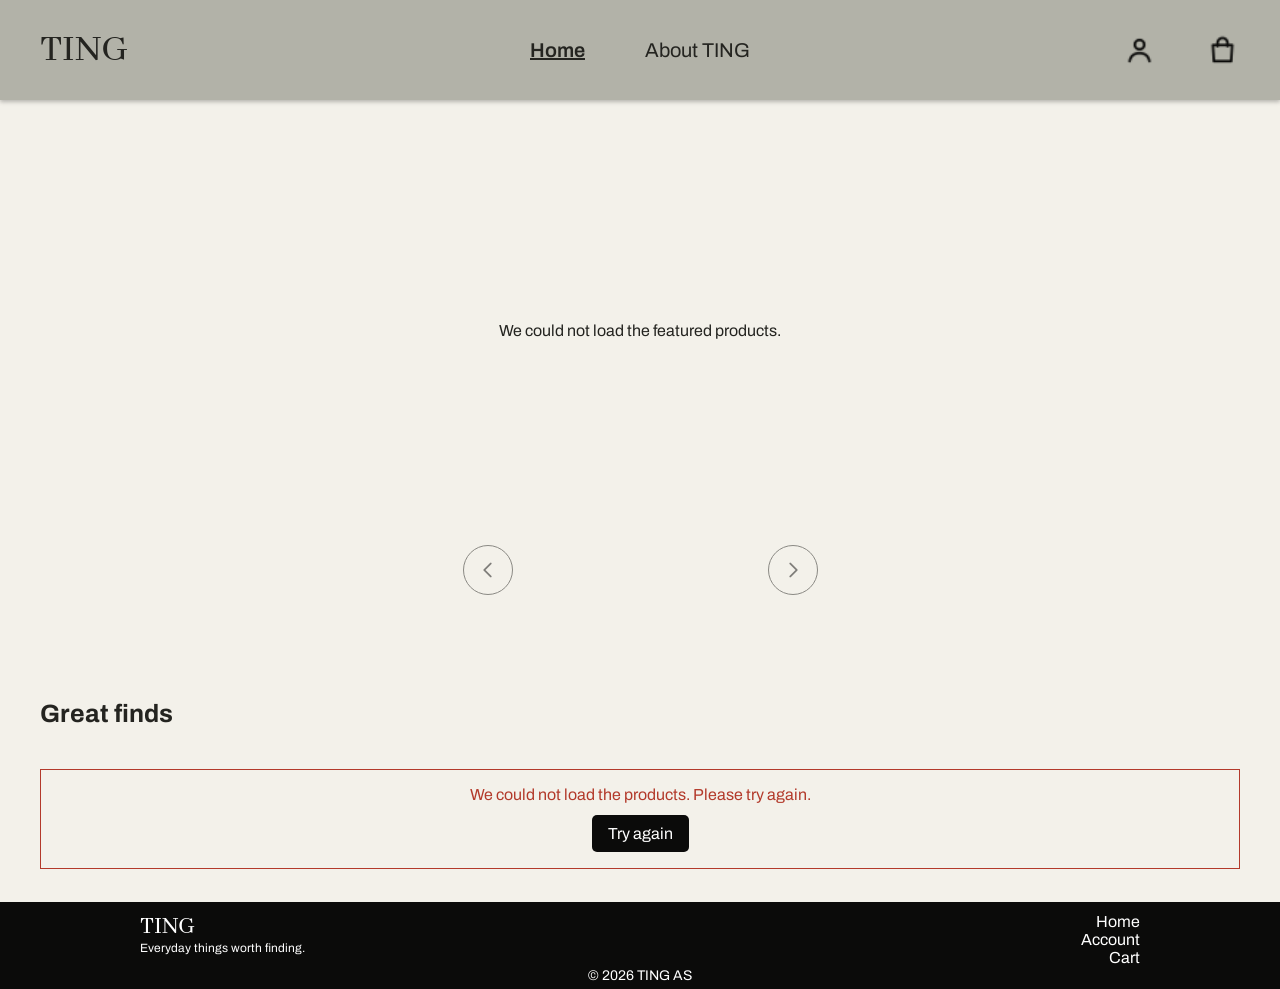
<file: index.html>
<!DOCTYPE html>
<html lang="en">
  <head>
    <meta charset="UTF-8"/>
    <meta name="viewport" content="width=device-width, initial-scale=1.0"/>
    <meta name="description" content="Discover useful, giftable and distinctive products from TING."/>
    <meta name="referrer" content="strict-origin-when-cross-origin" />

    <title>Home | TING</title>

    <link rel="stylesheet" href="./src/css/styles.css" />
    <script type="module" src="./src/js/pages/home.js"></script>
  </head>

    <body data-page="home">
    <a class="skip-link" href="#main-content">Skip to main content</a>

    <header id="site-header" class="site-header"></header>

        <main id="main-content">
            <h1 class="visually-hidden">Products from TING</h1>

            <section class="featured-products" aria-labelledby="featured-heading">
                <h2 id="featured-heading" class="visually-hidden">Featured products</h2>

                <div id="product-carousel" class="carousel" aria-label="Featured products">
                    <div id="carousel-content" class="carousel__content" aria-live="polite">
                        <p class="loading-message">Loading featured products...</p>
                    </div>

                    <div class="carousel__navigation">
                        <button id="carousel-previous" class="carousel__button" type="button" aria-label="Show previous featured product" disabled>
                            <img src="./assets/icons/24px/chevron-left.png" alt="" width="24" height="24"/>
                        </button>

                        <div id="carousel-indicators" class="carousel__indicators" aria-label="Featured product position"></div>

                        <button id="carousel-next" class="carousel__button" type="button" aria-label="Show next featured product" disabled>
                            <img src="./assets/icons/24px/chevron-right.png" alt="" width="24" height="24"/>
                        </button>
                    </div>
                </div>
            </section>

            <section class="product-section" aria-labelledby="product-heading">
                <div class="product-section__header">
                    <h2 id="product-heading">Great finds</h2>
                    <p id="product-count" class="product-count"></p>
                </div>

                <p id="products-status" class="status-message" role="status">Loading products...</p>

                <div id="products-error" class="error-message" role="alert" hidden>
                    <p>We could not load the products. Please try again.</p>
                    <button id="retry-products" type="button">Try again</button>
                </div>

                <p id="products-empty" class="empty-message" hidden>No products are currently available</p>

                <ul id="product-list" class="product-grid" aria-label="Available products"></ul>
            </section>
        </main>

        <footer id="site-footer" class="site-footer"></footer>
    </body>
</html>
</file>
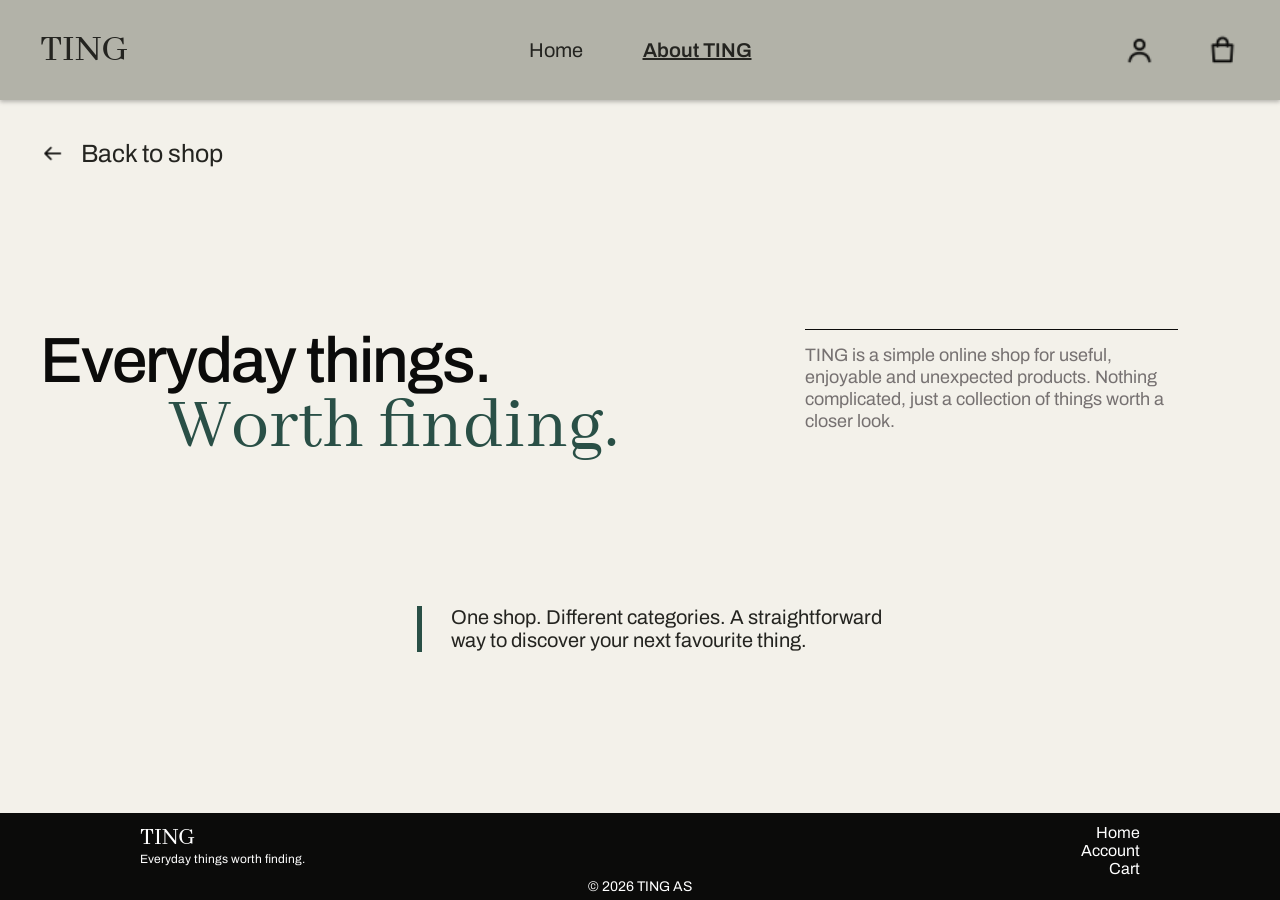
<file: about/index.html>
<!DOCTYPE html>
<html lang="en">
  <head>
    <meta charset="UTF-8">
    <meta name="viewport" content="width=device-width, initial-scale=1.0">
    <meta name="description" content="Learn more about TING and our collection of useful, enjoyable and unexpected products.">
    <meta name="referrer" content="strict-origin-when-cross-origin">

    <title>About TING | TING</title>

    <link rel="stylesheet" href="../src/css/styles.css">
    <script type="module" src="../src/js/pages/about.js"></script>
  </head>

  <body data-page="about">
    <a class="skip-link" href="#main-content">Skip to main content</a>

    <header id="site-header" class="site-header"></header>

    <main id="main-content" class="about-page">
      <div class="about-page__inner">
        <a class="about-page__back-link" href="../index.html">
          <img src="../assets/icons/24px/arrow-right.png" alt="" width="24" height="24">
          <span class="about-page__back-mobile">Home</span>
          <span class="about-page__back-desktop">Back to shop</span>
        </a>

        <div class="about-page__content">
            <section class="about-page__hero" aria-labelledby="about-heading">
                <h1 id="about-heading" class="about-page__heading">
                <span class="about-page__heading-main">Everyday things.</span>
                <span class="about-page__heading-accent">Worth finding.</span>
                </h1>

                <div class="about-page__introduction">
                <p>
                    TING is a simple online shop for useful, enjoyable and unexpected products.
                    Nothing complicated, just a collection of things worth a closer look.
                </p>
                </div>
            </section>

            <div class="about-page__statement">
                <p>
                One shop. Different categories. A straightforward way to discover your next
                favourite thing.
                </p>
            </div>
        </div>
      </div>
    </main>

    <footer id="site-footer" class="site-footer"></footer>
  </body>
</html>
</file>
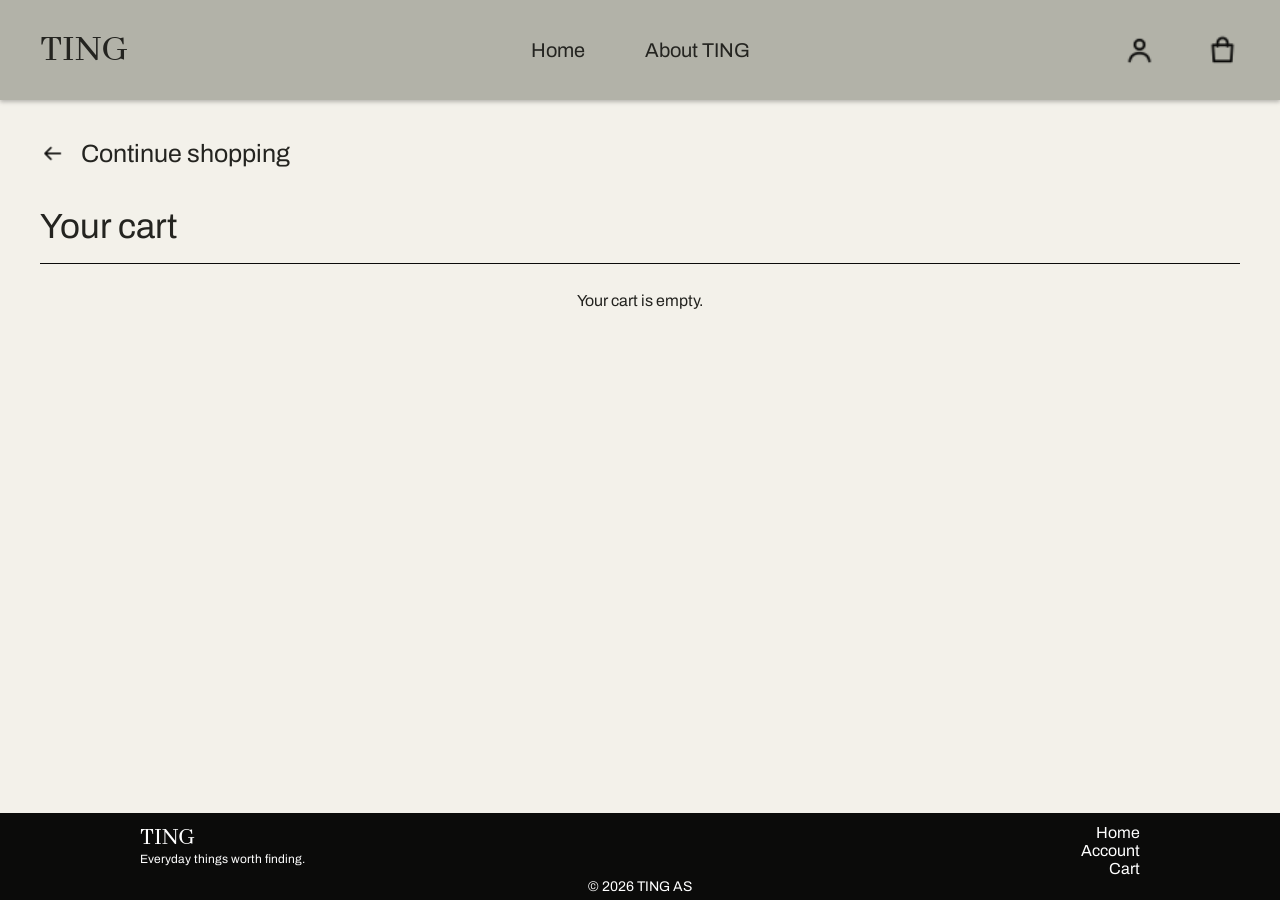
<file: cart/index.html>
<!DOCTYPE html>
<html lang="en">
  <head>
    <meta charset="UTF-8">
    <meta name="viewport" content="width=device-width, initial-scale=1.0">
    <meta name="description" content="Review the products in your TING shopping cart and proceed to checkout.">
    <meta name="referrer" content="strict-origin-when-cross-origin">

    <title>Shopping cart | TING</title>

    <link rel="stylesheet" href="../src/css/styles.css">
    <script type="module" src="../src/js/pages/cart.js"></script>
  </head>

  <body data-page="cart">
    <a class="skip-link" href="#main-content">Skip to main content</a>

    <header id="site-header" class="site-header"></header>

    <main id="main-content" class="cart-page">
      <div class="cart-page__inner">
        <a class="cart-page__back-link" href="../index.html">
          <img src="../assets/icons/24px/arrow-right.png" alt="" width="24" height="24">
          <span class="cart-page__back-mobile">Home</span>
          <span class="cart-page__back-desktop">Continue shopping</span>
        </a>

        <section class="cart-page__content" aria-labelledby="cart-heading">
          <div class="cart-page__heading">
            <h1 id="cart-heading">Your cart<span id="cart-heading-count" class="cart-page__heading-count"></span></h1>
            <button id="clear-cart-button" class="cart-page__clear-button" type="button" hidden>Clear cart</button>
          </div>

          <p id="cart-status" class="cart-page__status" aria-live="polite" aria-atomic="true">Loading your cart...</p>

          <div id="cart-layout" class="cart-page__layout" hidden>
            <div class="cart-page__items-column">
              <ul id="cart-list" class="cart-page__items" aria-label="Products in your cart"></ul>
              <p id="cart-feedback" class="cart-page__feedback" aria-live="polite" aria-atomic="true" hidden></p>
            </div>

            <aside class="cart-summary" aria-labelledby="cart-summary-heading">
              <h2 id="cart-summary-heading">Order summary</h2>

              <dl class="cart-summary__details">
                <div class="cart-summary__row">
                  <dt>Products</dt>
                  <dd id="cart-products-total"></dd>
                </div>

                <div id="cart-savings-row" class="cart-summary__row">
                  <dt>You save</dt>
                  <dd id="cart-savings"></dd>
                </div>

                <div class="cart-summary__row cart-summary__total">
                  <dt>Total</dt>
                  <dd id="cart-total"></dd>
                </div>
              </dl>

              <a class="button cart-summary__checkout-button" href="../checkout/index.html">Proceed to checkout</a>
            </aside>
          </div>

          <a class="cart-page__continue-link" href="../index.html">Continue shopping</a>
        </section>
      </div>
    </main>

    <footer id="site-footer" class="site-footer"></footer>
  </body>
</html>
</file>
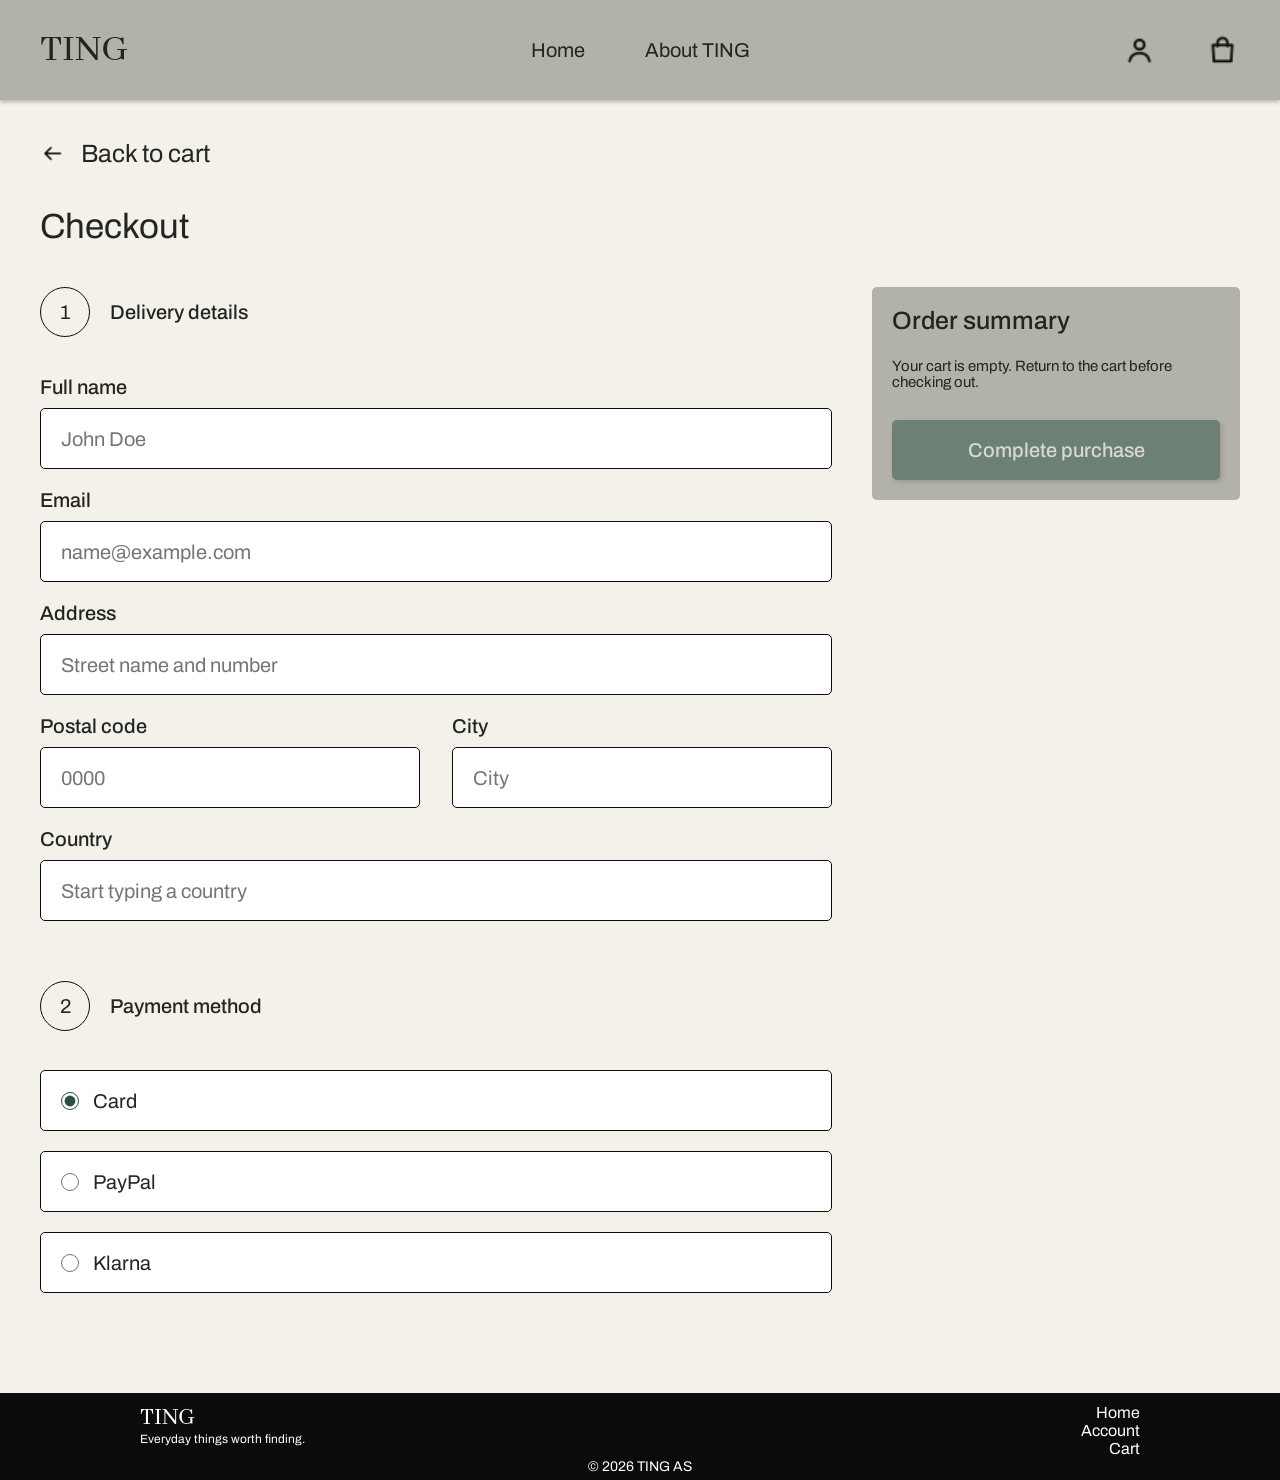
<file: checkout/index.html>
<!DOCTYPE html>
<html lang="en">
  <head>
    <meta charset="UTF-8">
    <meta name="viewport" content="width=device-width, initial-scale=1.0">
    <meta name="description" content="Enter your delivery details and complete your purchase from TING.">
    <meta name="referrer" content="strict-origin-when-cross-origin">

    <title>Checkout | TING</title>

    <link rel="stylesheet" href="../src/css/styles.css">
    <script type="module" src="../src/js/pages/checkout.js"></script>
  </head>

  <body data-page="checkout">
    <a class="skip-link" href="#main-content">Skip to main content</a>

    <header id="site-header" class="site-header"></header>

    <main id="main-content" class="checkout-page">
      <div class="checkout-page__inner">
        <a class="checkout-page__back-link" href="../cart/index.html">
          <img src="../assets/icons/24px/arrow-right.png" alt="" width="24" height="24">
          <span>Back to cart</span>
        </a>

        <h1>Checkout</h1>

        <form id="checkout-form" class="checkout-page__layout">
          <aside class="checkout-summary" aria-labelledby="checkout-summary-heading">
            <h2 id="checkout-summary-heading">Order summary</h2>

            <p id="checkout-summary-status" class="checkout-summary__status" aria-live="polite">Loading order summary...</p>

            <ul id="checkout-summary-products" class="checkout-summary__products" aria-label="Products in your order" hidden></ul>

            <dl id="checkout-summary-totals" class="checkout-summary__totals" hidden>
              <div class="checkout-summary__total-row">
                <dt>Total</dt>
                <dd id="checkout-total"></dd>
              </div>
            </dl>

            <div class="checkout-summary__desktop-action">
              <button class="button checkout-page__desktop-submit" type="submit" disabled>Complete purchase</button>
            </div>
          </aside>

          <div class="checkout-page__form-column">
            <fieldset class="checkout-section checkout-section--delivery">
              <legend class="checkout-section__heading">
                <span class="checkout-section__number" aria-hidden="true">1</span>
                <span>Delivery details</span>
              </legend>

              <div class="checkout-field">
                <label for="full-name">Full name</label>
                <input id="full-name" name="fullName" type="text" autocomplete="name" placeholder="John Doe" required>
              </div>

              <div class="checkout-field">
                <label for="checkout-email">Email</label>
                <input id="checkout-email" name="email" type="email" autocomplete="email" placeholder="name@example.com" required>
              </div>

              <div class="checkout-field">
                <label for="address">Address</label>
                <input id="address" name="address" type="text" autocomplete="street-address" placeholder="Street name and number" required>
              </div>

              <div class="checkout-field-row">
                <div class="checkout-field">
                  <label for="postal-code">Postal code</label>
                  <input id="postal-code" name="postalCode" type="text" autocomplete="postal-code" placeholder="0000" required>
                </div>

                <div class="checkout-field">
                  <label for="city">City</label>
                  <input id="city" name="city" type="text" autocomplete="address-level2" placeholder="City" required>
                </div>
              </div>

              <div class="checkout-field">
                <label for="country">Country</label>
                <input id="country" name="country" type="text" list="country-options" autocomplete="country-name" placeholder="Start typing a country" required>
                <datalist id="country-options"></datalist>
              </div>
            </fieldset>

            <fieldset class="checkout-section checkout-section--payment">
              <legend class="checkout-section__heading">
                <span class="checkout-section__number" aria-hidden="true">2</span>
                <span>Payment method</span>
              </legend>

              <label class="checkout-payment-option">
                <input name="paymentMethod" type="radio" value="card" required checked>
                <span>Card</span>
              </label>

              <label class="checkout-payment-option">
                <input name="paymentMethod" type="radio" value="paypal">
                <span>PayPal</span>
              </label>

              <label class="checkout-payment-option">
                <input name="paymentMethod" type="radio" value="klarna">
                <span>Klarna</span>
              </label>
            </fieldset>

            <button class="button checkout-page__mobile-submit" type="submit" disabled>
              Complete purchase - <span id="checkout-mobile-total"></span>
            </button>

            <p id="checkout-form-status" class="checkout-page__form-status" aria-live="polite" aria-atomic="true"></p>
          </div>
        </form>
      </div>
    </main>

    <footer id="site-footer" class="site-footer"></footer>
  </body>
</html>
</file>
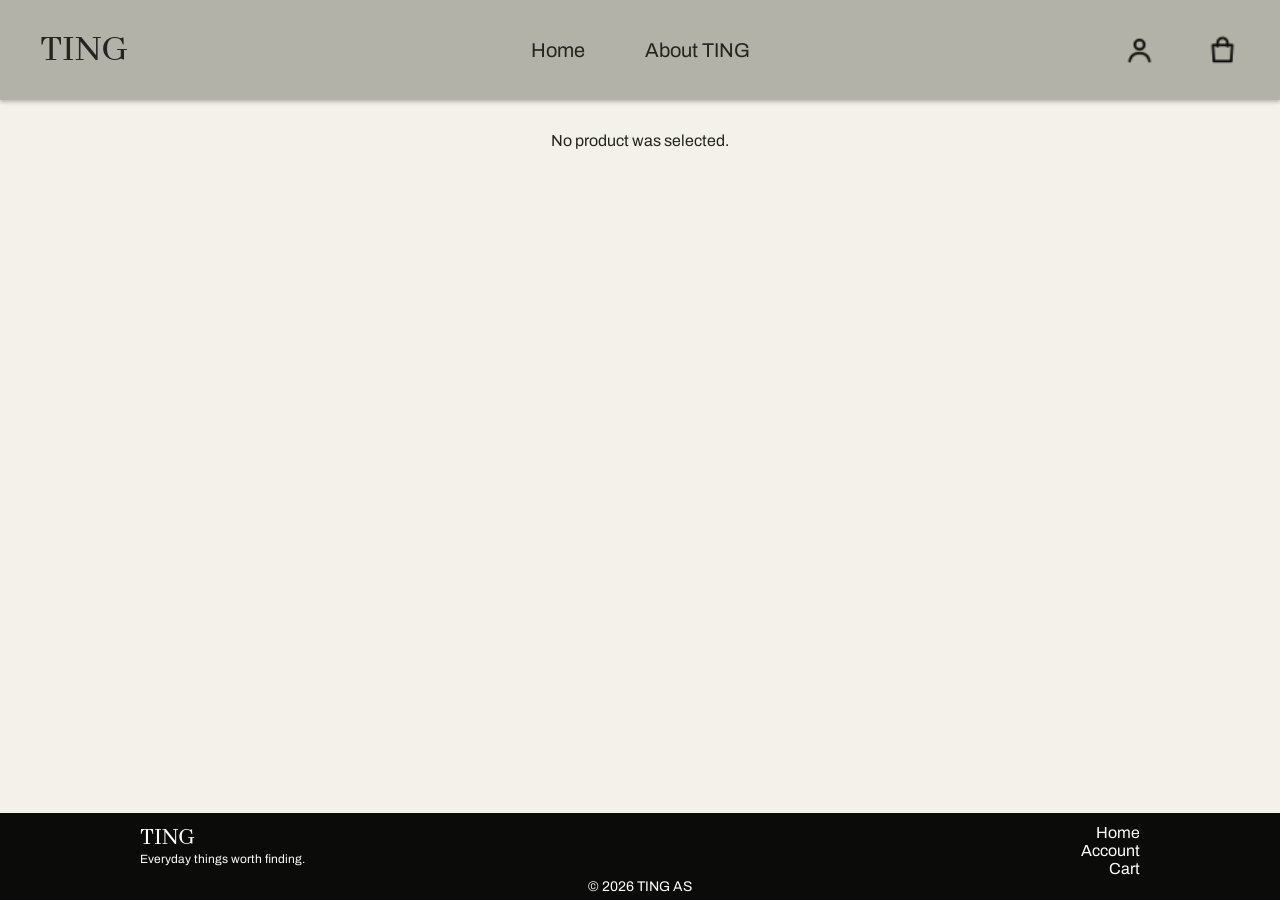
<file: product/index.html>
<!DOCTYPE html>
<html lang="en">
  <head>
    <meta charset="UTF-8"/>
    <meta name="viewport" content="width=device-width, initial-scale=1.0"/>
    <meta name="description" content="View product information, price and reviews at TING."/>
    <meta name="referrer" content="strict-origin-when-cross-origin" />

    <title>Product | TING</title>

    <link rel="stylesheet" href="../src/css/styles.css" />
    <script type="module" src="../src/js/pages/product.js"></script>
  </head>

    <body data-page="product">
        <a class="skip-link" href="#main-content">Skip to main content</a>

        <header id="site-header" class="site-header"></header>

        <main id="main-content">
            <p id="product-status" aria-live="polite">Loading product...</p>

            <article id="product-details"></article>
        </main>

        <footer id="site-footer" class="site-footer"></footer>
    </body>
</html>
</file>
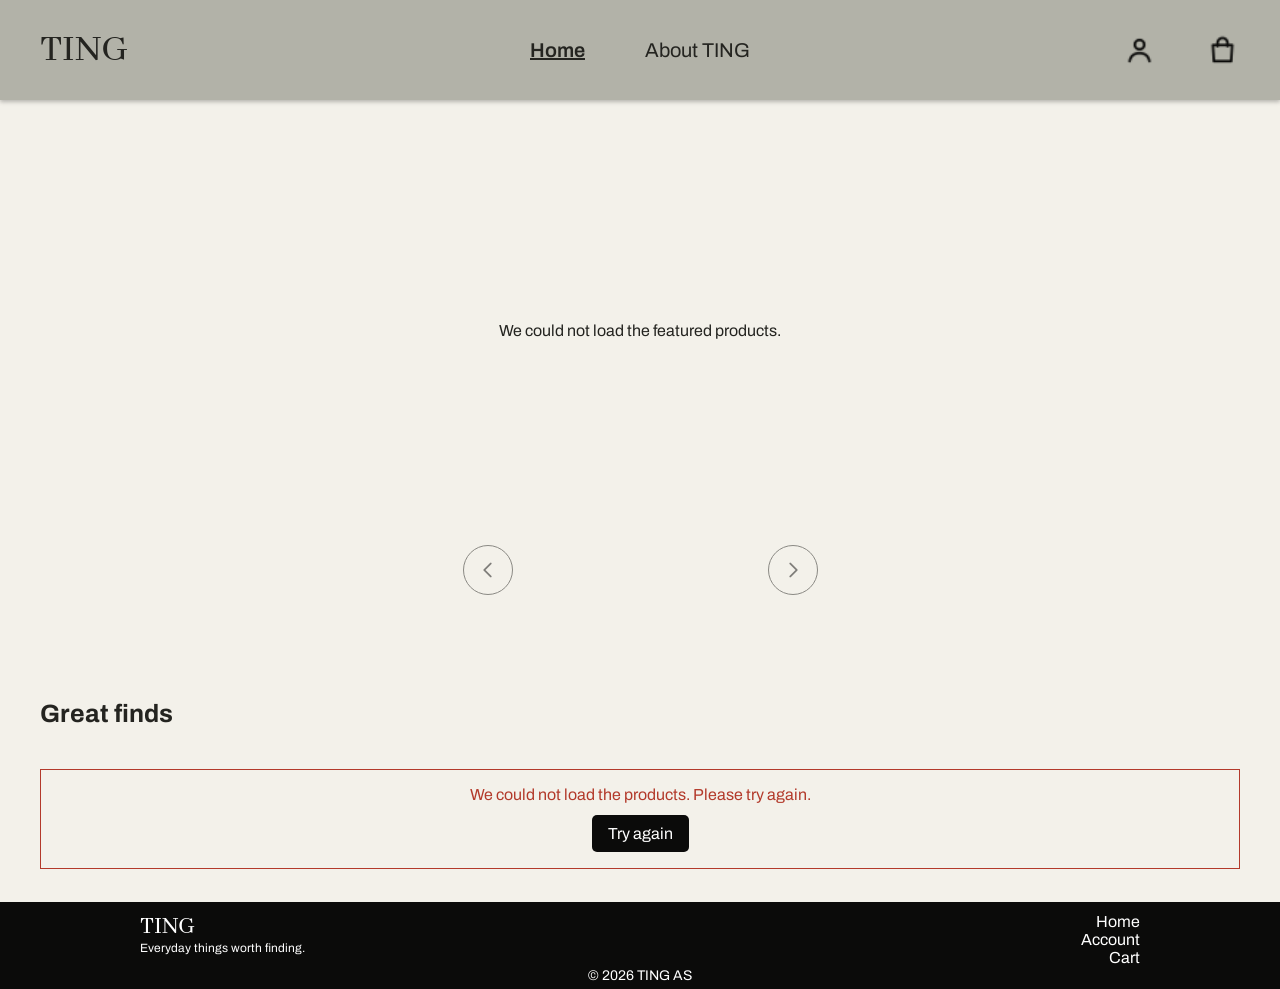
<file: success/index.html>
<!DOCTYPE html>
<html lang="en">
  <head>
    <meta charset="UTF-8">
    <meta name="viewport" content="width=device-width, initial-scale=1.0">
    <meta name="description" content="Your purchase from TING has been completed successfully.">
    <meta name="referrer" content="strict-origin-when-cross-origin">

    <title>Purchase complete | TING</title>

    <link rel="stylesheet" href="../src/css/styles.css">
    <script type="module" src="../src/js/pages/success.js"></script>
  </head>

  <body data-page="success">
    <a class="skip-link" href="#main-content">Skip to main content</a>

    <header id="site-header" class="site-header"></header>

    <main id="main-content" class="success-page">
      <section class="success-page__content" aria-labelledby="success-heading">
        <div class="success-page__icon" aria-hidden="true">
          <img src="../assets/icons/128px/check.png" alt="" width="128" height="128">
        </div>

        <h1 id="success-heading">Purchase complete</h1>

        <p class="success-page__message">
          Thank you for shopping with TING.<br>
          Your cart is now empty.
        </p>

        <a class="button success-page__home-button" href="../index.html">Go to home page</a>
      </section>
    </main>

    <footer id="site-footer" class="site-footer"></footer>
  </body>
</html>
</file>
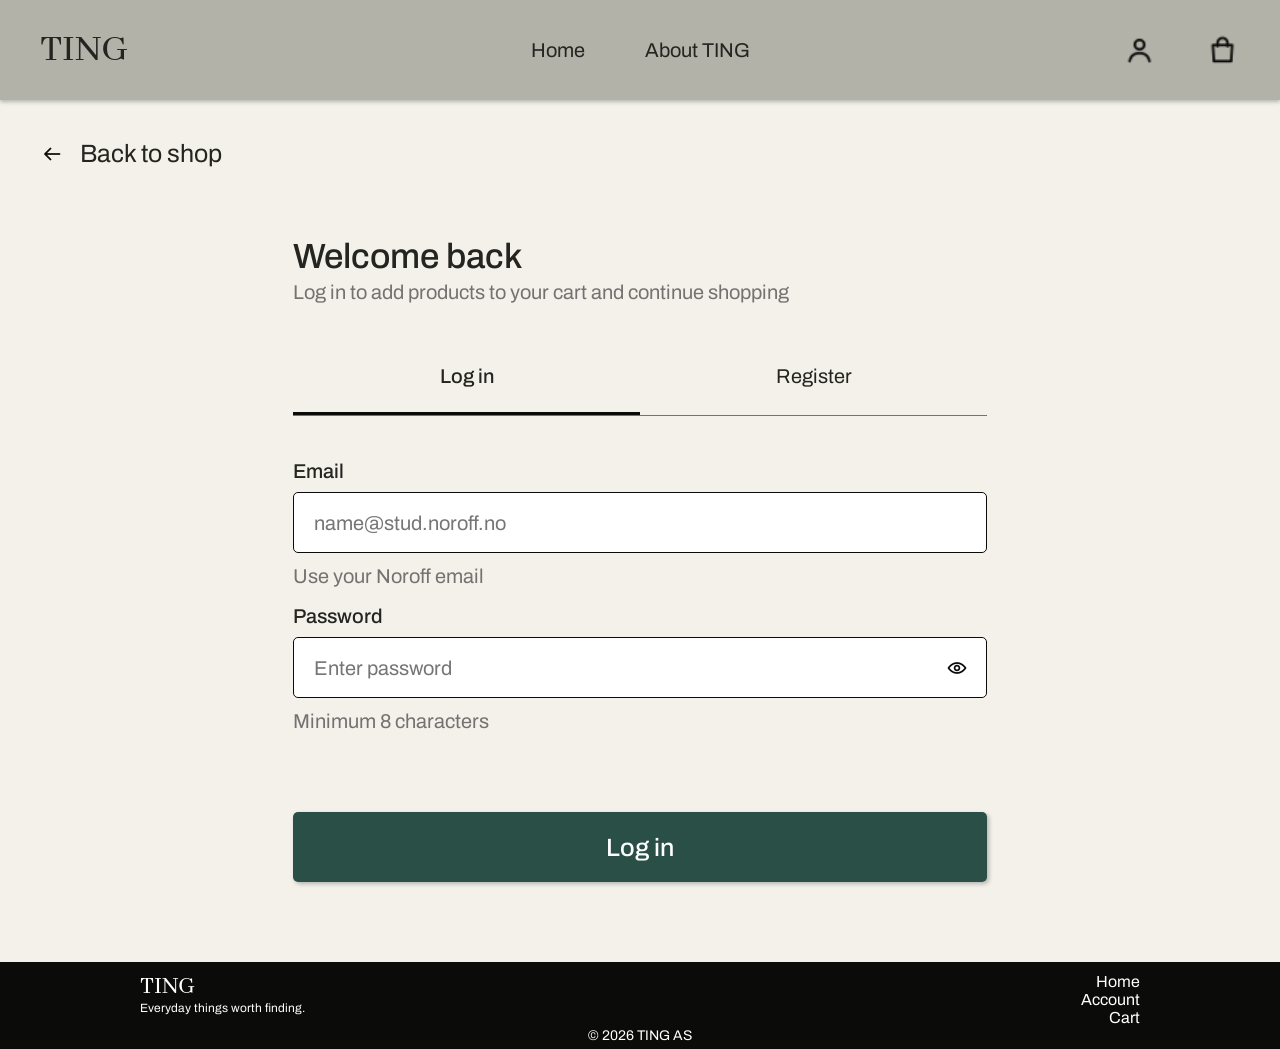
<file: account/login.html>
<!DOCTYPE html>
<html lang="en">
  <head>
    <meta charset="UTF-8"/>
    <meta name="viewport" content="width=device-width, initial-scale=1.0"/>
    <meta name="description" content="Log in to your TING account to purchase products."/>
    <meta name="referrer" content="strict-origin-when-cross-origin"/>

    <title>Log in | TING</title>

    <link rel="stylesheet" href="../src/css/styles.css"/>
    <script type="module" src="../src/js/pages/login.js"></script>
  </head>

  <body data-page="login">
    <a class="skip-link" href="#main-content">Skip to main content</a>

    <header id="site-header" class="site-header"></header>

    <main id="main-content" class="auth-page">
      <a class="auth-page__back-link" href="../index.html"><img src="../assets/icons/24px/arrow-right.png" alt="" width="24" height="24">Back to shop</a>

      <section class="auth-page__content" aria-labelledby="login-heading">
        <h1 id="login-heading">Welcome back</h1>
        <p class="auth-page__introduction">Log in to add products to your cart and continue shopping</p>

        <nav class="auth-tabs" aria-label="Account options">
          <a href="./login.html" aria-current="page">Log in</a>
          <a href="./register.html">Register</a>
        </nav>

        <form id="login-form" class="auth-form" method="post">
          <div class="auth-form__field">
            <label for="login-email">Email</label>
            <input id="login-email" name="email" type="email" placeholder="name@stud.noroff.no" autocomplete="email" pattern="[A-Za-z0-9._%+-]+@stud\.noroff\.no" aria-describedby="login-email-help" required>
            <small id="login-email-help">Use your Noroff email</small>
          </div>

          <div class="auth-form__field">
            <label for="login-password">Password</label>
            <div class="auth-form__password-wrapper">
              <input id="login-password" name="password" type="password" placeholder="Enter password" autocomplete="current-password" minlength="8" aria-describedby="login-password-help" required>
              <button class="auth-form__password-toggle" type="button" data-password-toggle="login-password" data-show-icon="../assets/icons/24px/eye.png" data-hide-icon="../assets/icons/24px/eye-off.png" aria-label="Show password" aria-controls="login-password" aria-pressed="false">
                <img src="../assets/icons/24px/eye.png" alt="" width="24" height="24">
              </button>
            </div>
            <small id="login-password-help">Minimum 8 characters</small>
          </div>

          <button class="button auth-form__submit" type="submit">Log in</button>

          <p id="login-status" class="auth-form__status" aria-live="polite" aria-atomic="true" hidden></p>
        </form>
      </section>
    </main>

    <footer id="site-footer" class="site-footer"></footer>
  </body>
</html>
</file>
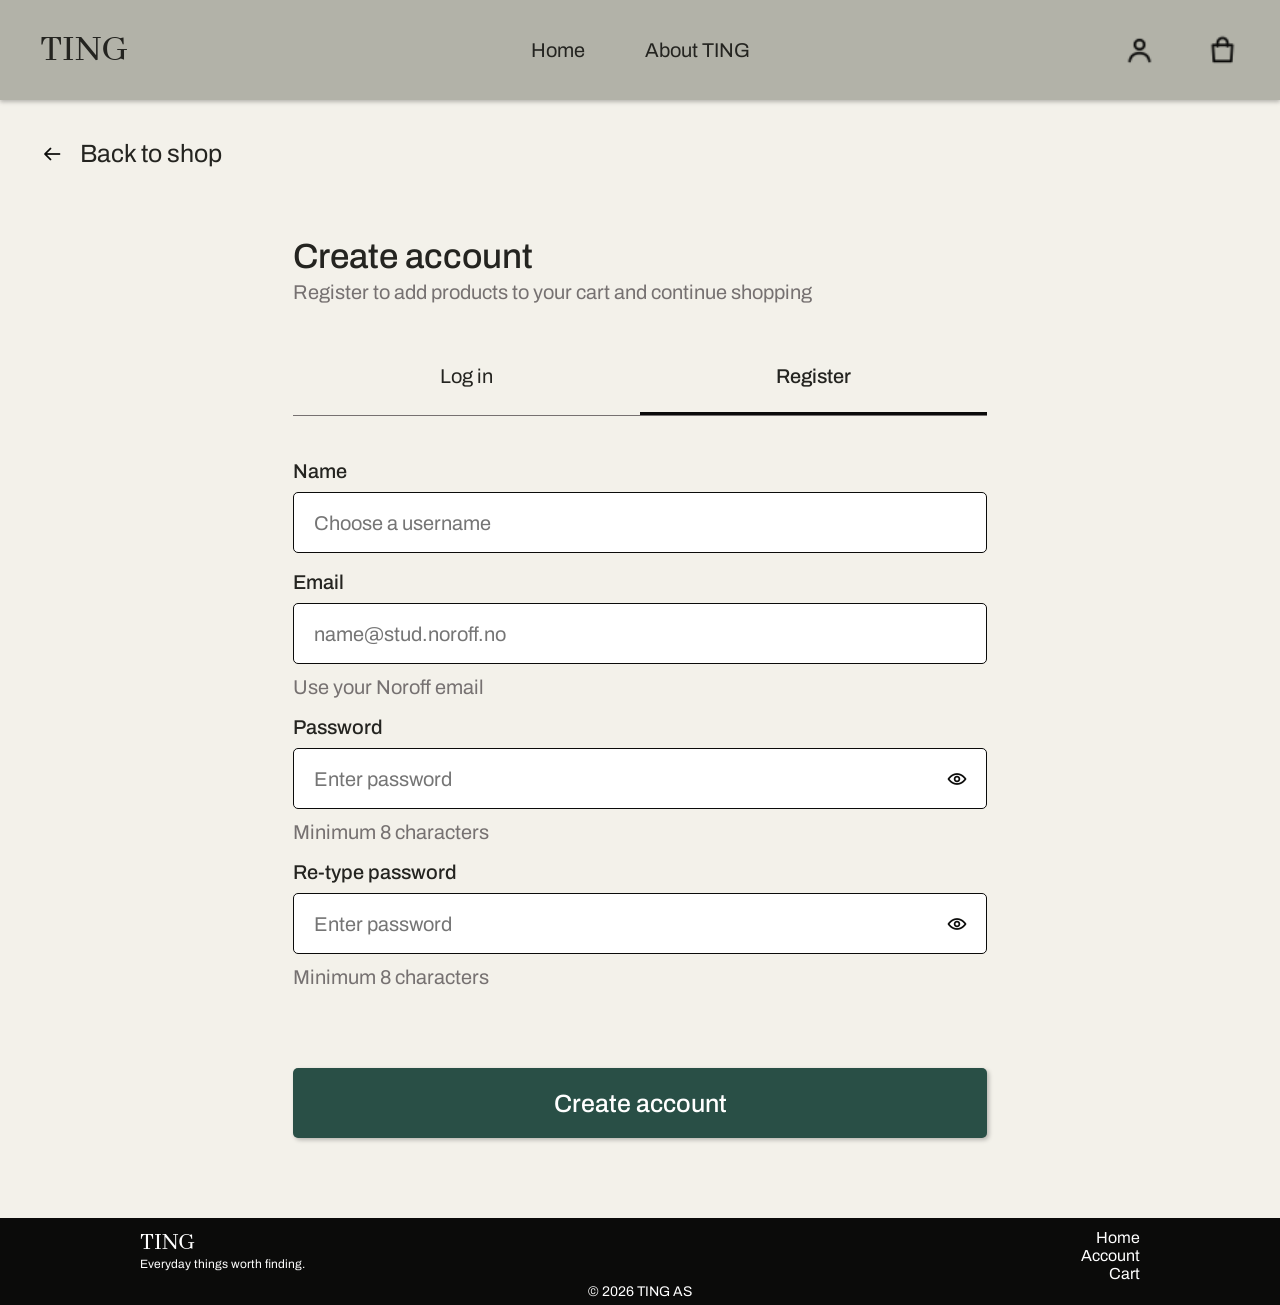
<file: account/register.html>
<!DOCTYPE html>
<html lang="en">
  <head>
    <meta charset="UTF-8"/>
    <meta name="viewport" content="width=device-width, initial-scale=1.0"/>
    <meta name="description" content="Create a TING account to purchase products."/>
    <meta name="referrer" content="strict-origin-when-cross-origin"/>

    <title>Create account | TING</title>

    <link rel="stylesheet" href="../src/css/styles.css"/>

    <script type="module" src="../src/js/pages/register.js"></script>
  </head>

  <body data-page="register">
    <a class="skip-link" href="#main-content">Skip to main content</a>

    <header id="site-header" class="site-header"></header>

    <main id="main-content" class="auth-page">
      <a class="auth-page__back-link" href="../index.html"><img src="../assets/icons/24px/arrow-right.png" alt="" width="24" height="24">Back to shop</a>

      <section class="auth-page__content" aria-labelledby="register-heading">
        <h1 id="register-heading">Create account</h1>
        <p class="auth-page__introduction">Register to add products to your cart and continue shopping</p>

        <nav class="auth-tabs" aria-label="Account options">
          <a href="./login.html">Log in</a>
          <a href="./register.html" aria-current="page">Register</a>
        </nav>

        <form id="register-form" class="auth-form" method="post">
          <div class="auth-form__field">
            <label for="register-name">Name</label>
            <input id="register-name" name="name" type="text" placeholder="Choose a username" autocomplete="username" pattern="[A-Za-z0-9_]+" title="Use letters, numbers or underscores only" required>
          </div>

          <div class="auth-form__field">
            <label for="register-email">Email</label>
            <input id="register-email" name="email" type="email" placeholder="name@stud.noroff.no" autocomplete="email" pattern="[A-Za-z0-9._%+-]+@stud\.noroff\.no" aria-describedby="register-email-help" required>
            <small id="register-email-help">Use your Noroff email</small>
          </div>

          <div class="auth-form__field">
            <label for="register-password">Password</label>
            <div class="auth-form__password-wrapper">
              <input id="register-password" name="password" type="password" placeholder="Enter password" autocomplete="new-password" minlength="8" aria-describedby="register-password-help" required>
              <button class="auth-form__password-toggle" type="button" data-password-toggle="register-password" data-show-icon="../assets/icons/24px/eye.png" data-hide-icon="../assets/icons/24px/eye-off.png" aria-label="Show password" aria-controls="register-password" aria-pressed="false">
                <img src="../assets/icons/24px/eye.png" alt="" width="24" height="24">
              </button>
            </div>
            <small id="register-password-help">Minimum 8 characters</small>
          </div>

          <div class="auth-form__field">
            <label for="register-confirm-password">Re-type password</label>
            <div class="auth-form__password-wrapper">
              <input id="register-confirm-password" name="confirmPassword" type="password" placeholder="Enter password" autocomplete="new-password" minlength="8" aria-describedby="register-confirm-password-help" required>
              <button class="auth-form__password-toggle" type="button" data-password-toggle="register-confirm-password" data-show-icon="../assets/icons/24px/eye.png" data-hide-icon="../assets/icons/24px/eye-off.png" aria-label="Show password" aria-controls="register-confirm-password" aria-pressed="false">
                <img src="../assets/icons/24px/eye.png" alt="" width="24" height="24">
              </button>
            </div>
            <small id="register-confirm-password-help">Minimum 8 characters</small>
          </div>

          <button class="button auth-form__submit" type="submit">Create account</button>

          <p id="register-status" class="auth-form__status" aria-live="polite" aria-atomic="true" hidden></p>
        </form>
      </section>
    </main>

    <footer id="site-footer" class="site-footer"></footer>
  </body>
</html>
</file>
<file: src/css/styles.css>
/* Imports */

@import url("https://fonts.googleapis.com/css2?family=Abhaya+Libre:wght@400;600&family=Archivo:wght@400;500;600;700&display=swap");

@import url("./_variables.css");
@import url("./_base.css");
@import url("./_header.css");
@import url("./_home.css");
@import url("./_auth.css");
@import url("./_product.css");
@import url("./_cart.css");
@import url("./_checkout.css");
@import url("./_about.css");
@import url("./_success.css");
@import url("./_footer.css");
</file>
